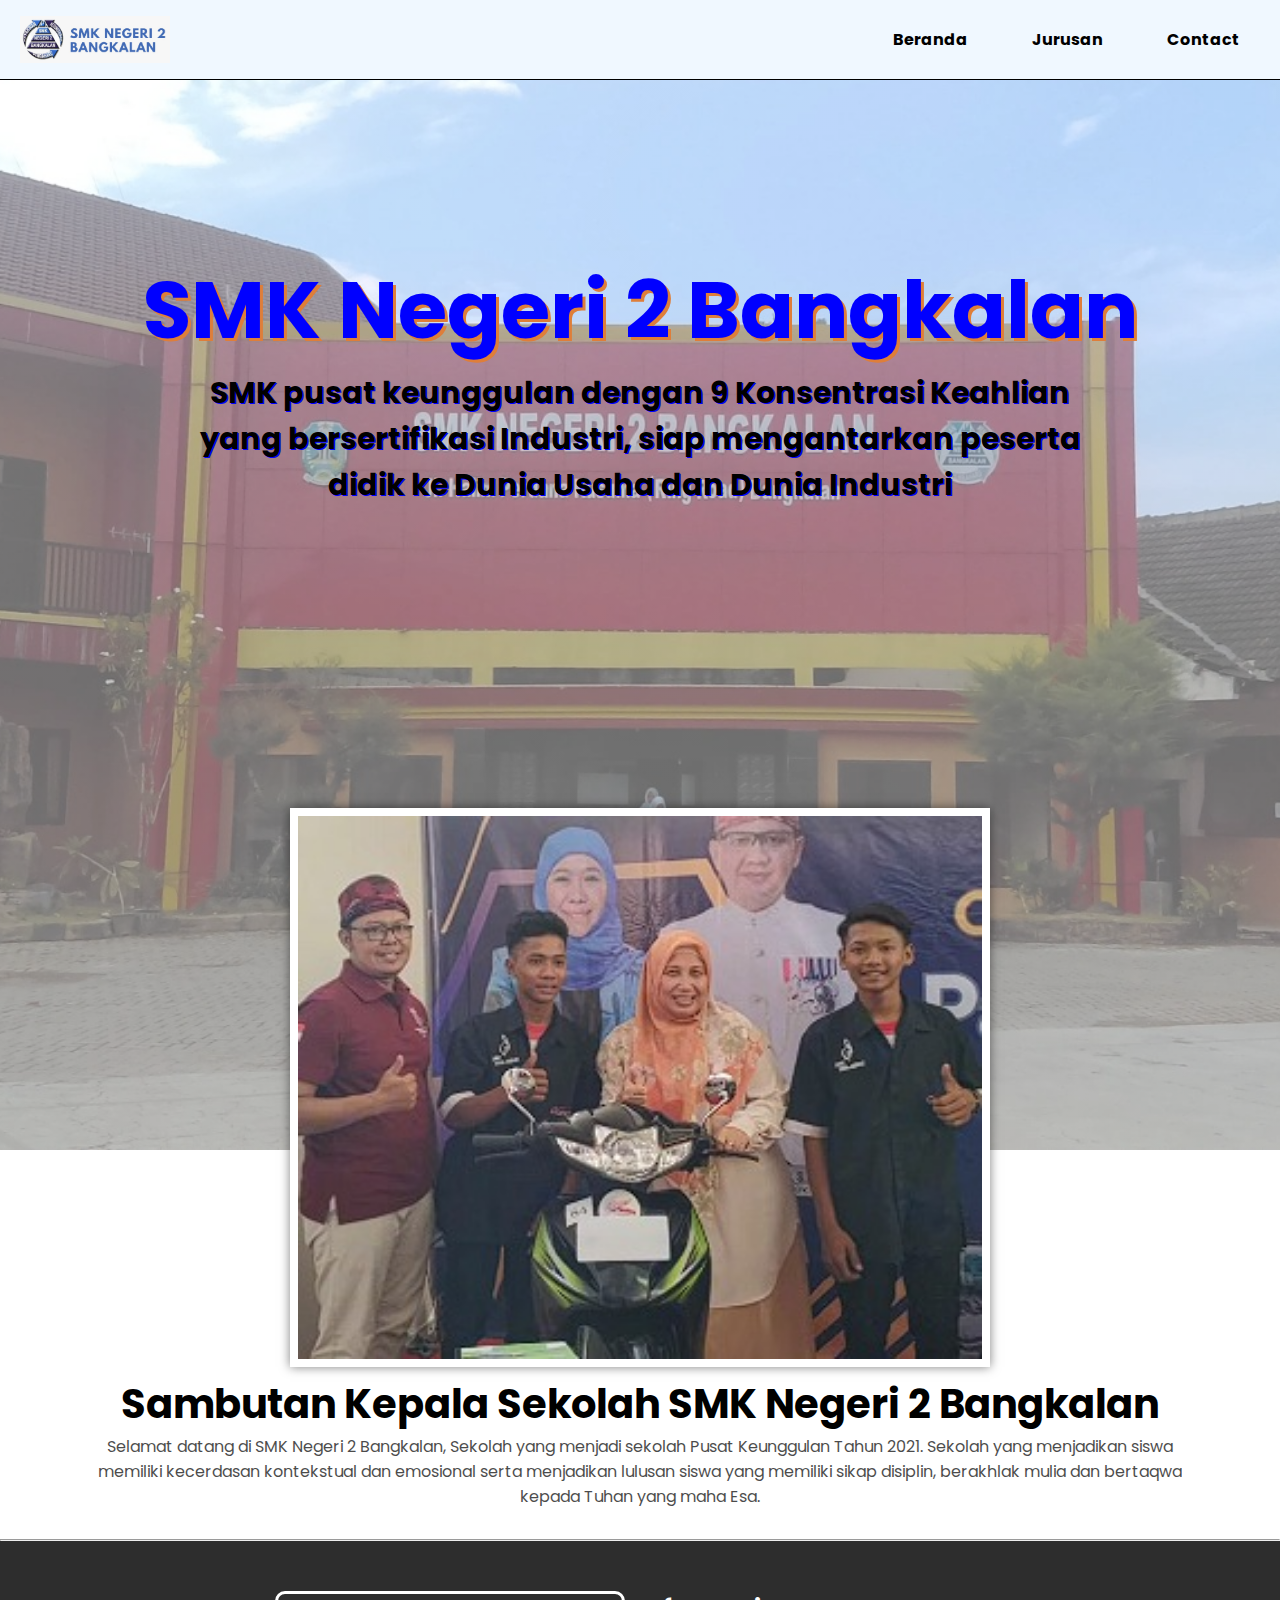
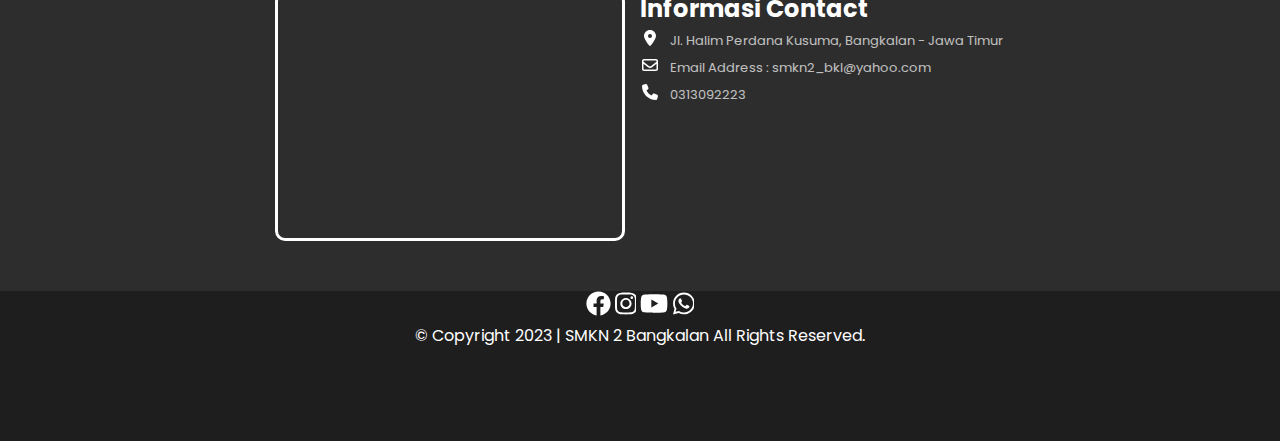
<file: index.html>
<!DOCTYPE html>
<html lang="id">
<head>
    <meta charset="UTF-8">
    <title>Website SMKN 2 Bangkalan</title>
    <link rel="stylesheet" href="style.css">
</head>
<body>
    <nav>
        <img id="logo" src="img/logoatas.jpg" alt="Logo SMKN 2 Bangkalan" title="SMK Negeri 2 Bangkalan" width="150px">
        <ul>
            <li><a href="#">Beranda</a></li>
            <li><a href="jurusan.html">Jurusan</a></li>
            <li><a href="kontak.html">Contact</a></li>
        </ul>
    </nav>
    <main>
        <div id="cover">
            <h1>SMK Negeri 2 Bangkalan</h1>
            <p><span>SMK</span> pusat keunggulan dengan 9 Konsentrasi Keahlian yang bersertifikasi Industri, siap mengantarkan peserta didik ke Dunia Usaha dan Dunia Industri</p>
        </div>
        <div id="sambutan">
            <img src="img/home 4.jpg" alt="Kepala Sekolah SMKN 2 Bangkalan">
            <h2>Sambutan Kepala Sekolah SMK Negeri 2 Bangkalan</h2>
            <p>Selamat datang di SMK Negeri 2 Bangkalan, Sekolah yang menjadi sekolah Pusat Keunggulan Tahun 2021. Sekolah yang menjadikan siswa memiliki kecerdasan kontekstual dan emosional serta menjadikan lulusan siswa yang memiliki sikap disiplin, berakhlak mulia dan bertaqwa kepada Tuhan yang maha Esa.</p>
        </div> <hr>
        <div id="contact">
            <iframe src="https://www.google.com/maps/embed?pb=!1m18!1m12!1m3!1d3959.6741048647486!2d112.7516838751026!3d-7.047529092954691!2m3!1f0!2f0!3f0!3m2!1i1024!2i768!4f13.1!3m3!1m2!1s0x2dd805921a687535%3A0xe56ef0cbff25e78!2sSMK%20Negeri%202%20Bangkalan!5e0!3m2!1sid!2sid!4v1700009688340!5m2!1sid!2sid" width="350" height="250" allowfullscreen="" loading="lazy" referrerpolicy="no-referrer-when-downgrade"></iframe>
            <div id="info-contact">
                <h2>Informasi Contact</h2>
                <table> 
                    <tr>
                        <th><svg xmlns="http://www.w3.org/2000/svg" height="1em" viewBox="0 0 384 512"><style>svg{fill:#ffffff}</style><path d="M215.7 499.2C267 435 384 279.4 384 192C384 86 298 0 192 0S0 86 0 192c0 87.4 117 243 168.3 307.2c12.3 15.3 35.1 15.3 47.4 0zM192 128a64 64 0 1 1 0 128 64 64 0 1 1 0-128z"/></svg></th>
                        <td><p>Jl. Halim Perdana Kusuma, Bangkalan - Jawa Timur</p></td>
                    </tr>
                    <tr>
                        <th><svg xmlns="http://www.w3.org/2000/svg" height="1em" viewBox="0 0 512 512"><style>svg{fill:#ffffff}</style><path d="M64 112c-8.8 0-16 7.2-16 16v22.1L220.5 291.7c20.7 17 50.4 17 71.1 0L464 150.1V128c0-8.8-7.2-16-16-16H64zM48 212.2V384c0 8.8 7.2 16 16 16H448c8.8 0 16-7.2 16-16V212.2L322 328.8c-38.4 31.5-93.7 31.5-132 0L48 212.2zM0 128C0 92.7 28.7 64 64 64H448c35.3 0 64 28.7 64 64V384c0 35.3-28.7 64-64 64H64c-35.3 0-64-28.7-64-64V128z"/></svg></th>
                        <td><p>Email Address : smkn2_bkl@yahoo.com</p></td>
                    </tr>
                    <tr>
                        <th><svg xmlns="http://www.w3.org/2000/svg" height="1em" viewBox="0 0 512 512"><style>svg{fill:#ffffff}</style><path d="M164.9 24.6c-7.7-18.6-28-28.5-47.4-23.2l-88 24C12.1 30.2 0 46 0 64C0 311.4 200.6 512 448 512c18 0 33.8-12.1 38.6-29.5l24-88c5.3-19.4-4.6-39.7-23.2-47.4l-96-40c-16.3-6.8-35.2-2.1-46.3 11.6L304.7 368C234.3 334.7 177.3 277.7 144 207.3L193.3 167c13.7-11.2 18.4-30 11.6-46.3l-40-96z"/></svg></th>
                        <td><p>0313092223</p></td>
                    </tr>
                </table>
            </div>
        </div>
    </main>
    <footer>
        <div id="sosmed">
            <a href="https://web.facebook.com/smkn2bkln/"><svg xmlns="http://www.w3.org/2000/svg" height="25px" viewBox="0 0 512 512"><style>svg{fill:#ffffff}</style><path d="M504 256C504 119 393 8 256 8S8 119 8 256c0 123.78 90.69 226.38 209.25 245V327.69h-63V256h63v-54.64c0-62.15 37-96.48 93.67-96.48 27.14 0 55.52 4.84 55.52 4.84v61h-31.28c-30.8 0-40.41 19.12-40.41 38.73V256h68.78l-11 71.69h-57.78V501C413.31 482.38 504 379.78 504 256z"/></svg></a>
            <a href="https://www.instagram.com/smkn2_bangkalan/"><svg xmlns="http://www.w3.org/2000/svg" height="25px" viewBox="0 0 448 512"><style>svg{fill:#ffffff}</style><path d="M224.1 141c-63.6 0-114.9 51.3-114.9 114.9s51.3 114.9 114.9 114.9S339 319.5 339 255.9 287.7 141 224.1 141zm0 189.6c-41.1 0-74.7-33.5-74.7-74.7s33.5-74.7 74.7-74.7 74.7 33.5 74.7 74.7-33.6 74.7-74.7 74.7zm146.4-194.3c0 14.9-12 26.8-26.8 26.8-14.9 0-26.8-12-26.8-26.8s12-26.8 26.8-26.8 26.8 12 26.8 26.8zm76.1 27.2c-1.7-35.9-9.9-67.7-36.2-93.9-26.2-26.2-58-34.4-93.9-36.2-37-2.1-147.9-2.1-184.9 0-35.8 1.7-67.6 9.9-93.9 36.1s-34.4 58-36.2 93.9c-2.1 37-2.1 147.9 0 184.9 1.7 35.9 9.9 67.7 36.2 93.9s58 34.4 93.9 36.2c37 2.1 147.9 2.1 184.9 0 35.9-1.7 67.7-9.9 93.9-36.2 26.2-26.2 34.4-58 36.2-93.9 2.1-37 2.1-147.8 0-184.8zM398.8 388c-7.8 19.6-22.9 34.7-42.6 42.6-29.5 11.7-99.5 9-132.1 9s-102.7 2.6-132.1-9c-19.6-7.8-34.7-22.9-42.6-42.6-11.7-29.5-9-99.5-9-132.1s-2.6-102.7 9-132.1c7.8-19.6 22.9-34.7 42.6-42.6 29.5-11.799.5-9 132.1-9s102.7-2.6 132.1 9c19.6 7.8 34.7 22.9 42.6 42.6 11.7 29.5 9 99.5 9 132.1s2.7 102.7-9 132.1z"/></svg></a>
            <a href="https://www.youtube.com/channel/UCYpbJ6dTs7FDQRcQGyRxcgg"><svg xmlns="http://www.w3.org/2000/svg" height="25px" viewBox="0 0 576 512"><style>svg{fill:#ffffff}</style><path d="M549.655 124.083c-6.281-23.65-24.787-42.276-48.284-48.597C458.781 64 288 64 288 64S117.22 64 74.629 75.486c-23.497 6.322-42.003 24.947-48.284 48.597-11.412 42.867-11.412 132.305-11.412 132.305s0 89.438 11.412 132.305c6.281 23.65 24.787 41.5 48.284 47.821C117.22 448 288 448 288 448s170.78 0 213.371-11.486c23.497-6.321 42.003-24.171 48.284-47.821 11.412-42.867 11.412-132.305 11.412-132.305s0-89.438-11.412-132.305zm-317.51 213.508V175.185l142.739 81.205-142.739 81.201z"/></svg></a>
            <a href="https://wa.me/+6281234280648"><svg xmlns="http://www.w3.org/2000/svg" height="25px" viewBox="0 0 448 512"><style>svg{fill:#ffffff}</style><path d="M380.9 97.1C339 55.1 283.2 32 223.9 32c-122.4 0-222 99.6-222 222 0 39.1 10.2 77.3 29.6 111L0 480l117.7-30.9c32.4 17.7 68.9 27 106.1 27h.1c122.3 0 224.1-99.6 224.1-222 0-59.3-25.2-115-67.1-157zm-157 341.6c-33.2 0-65.7-8.9-94-25.7l-6.7-4-69.8 18.3L72 359.2l-4.4-7c-18.5-29.4-28.2-63.3-28.2-98.2 0-101.7 82.8-184.5 184.6-184.5 49.3 0 95.6 19.2 130.4 54.1 34.8 34.9 56.2 81.2 56.1 130.5 0 101.8-84.9 184.6-186.6 184.6zm101.2-138.2c-5.5-2.8-32.8-16.2-37.9-18-5.1-1.9-8.8-2.8-12.5 2.8-3.7 5.6-14.3 18-17.6 21.8-3.2 3.7-6.5 4.2-12 1.4-32.6-16.3-54-29.1-75.5-66-5.7-9.8 5.7-9.1 16.3-30.3 1.8-3.7.9-6.9-.5-9.7-1.4-2.8-12.5-30.1-17.1-41.2-4.5-10.8-9.1-9.3-12.5-9.5-3.2-.2-6.9-.2-10.6-.2-3.7 0-9.7 1.4-14.8 6.9-5.1 5.6-19.4 19-19.4 46.3 0 27.3 19.9 53.7 22.6 57.4 2.8 3.7 39.1 59.7 94.8 83.8 35.2 15.2 49 16.5 66.6 13.9 10.7-1.6 32.8-13.4 37.4-26.4 4.6-13 4.6-24.1 3.2-26.4-1.3-2.5-5-3.9-10.5-6.6z"/></svg></a>
        </div>
        &copy; Copyright 2023 | SMKN 2 Bangkalan All Rights Reserved.
    </footer>
</body>
</html>
</file>
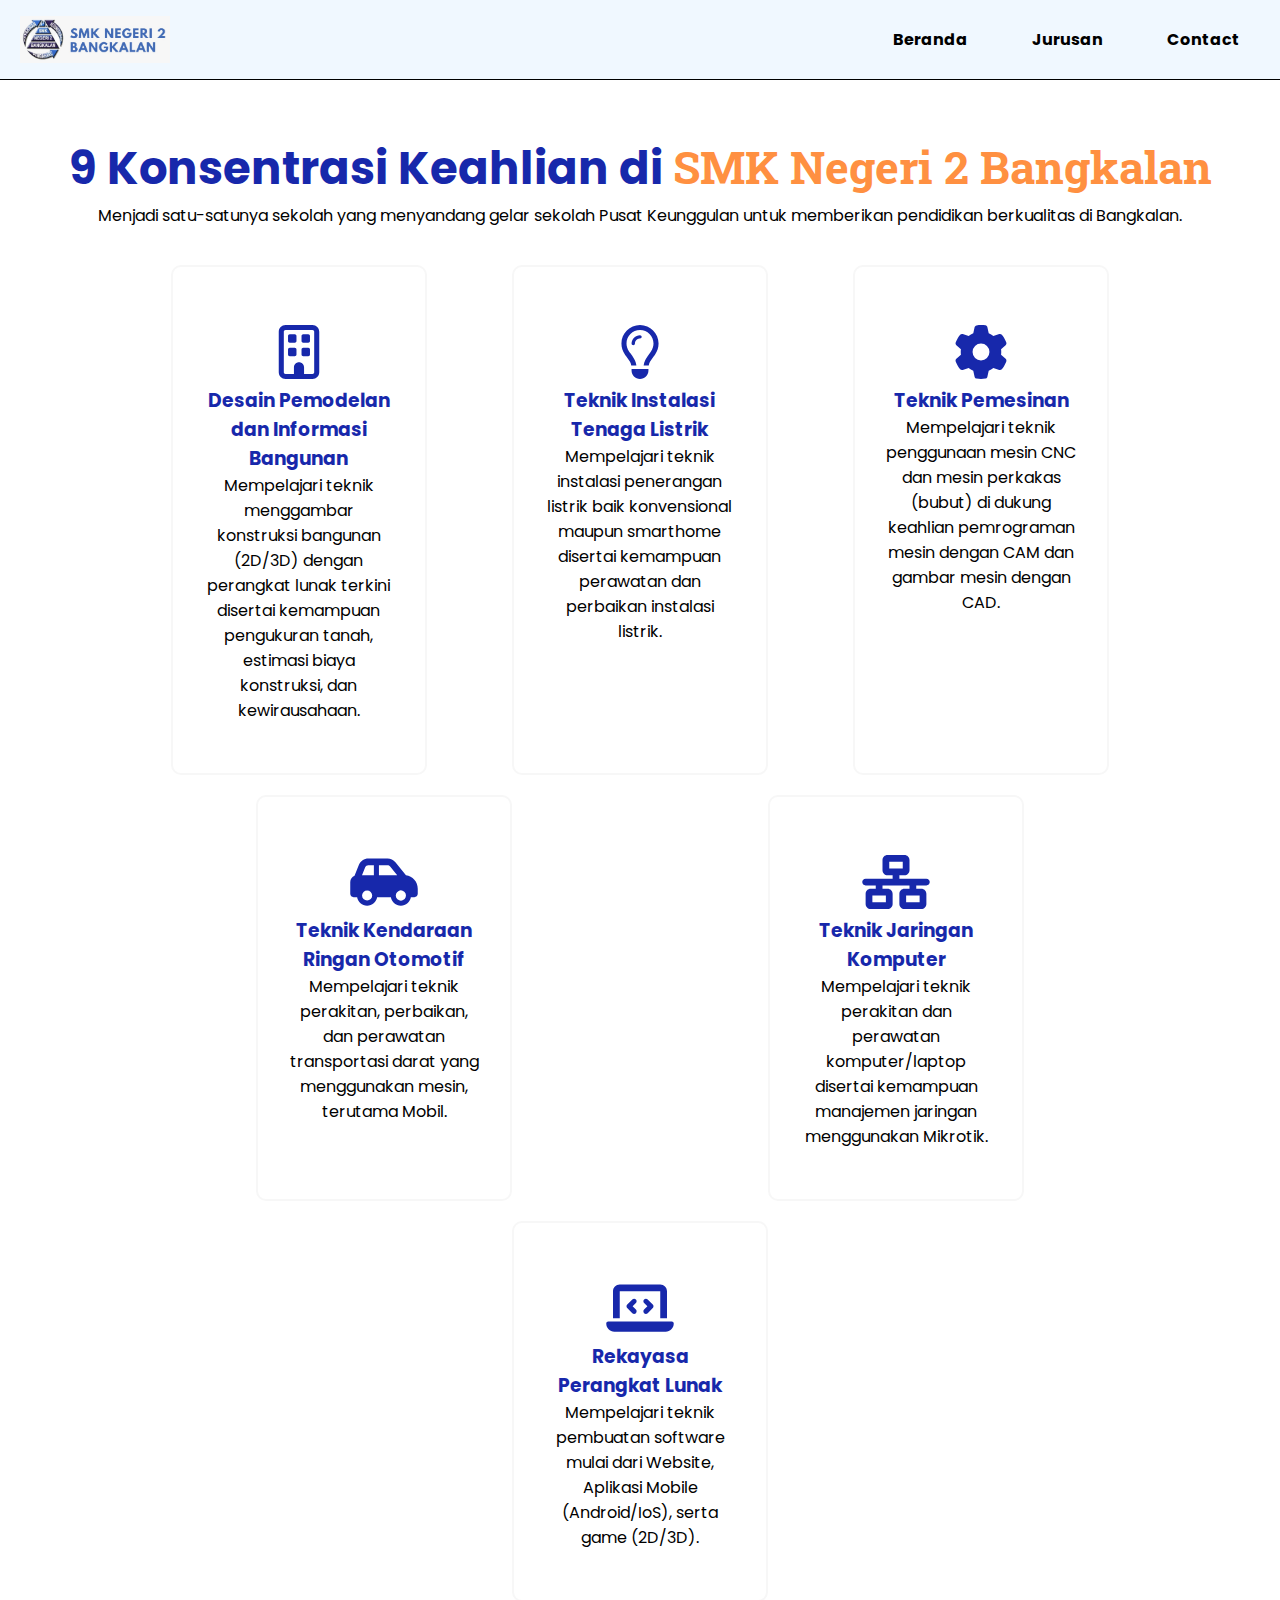
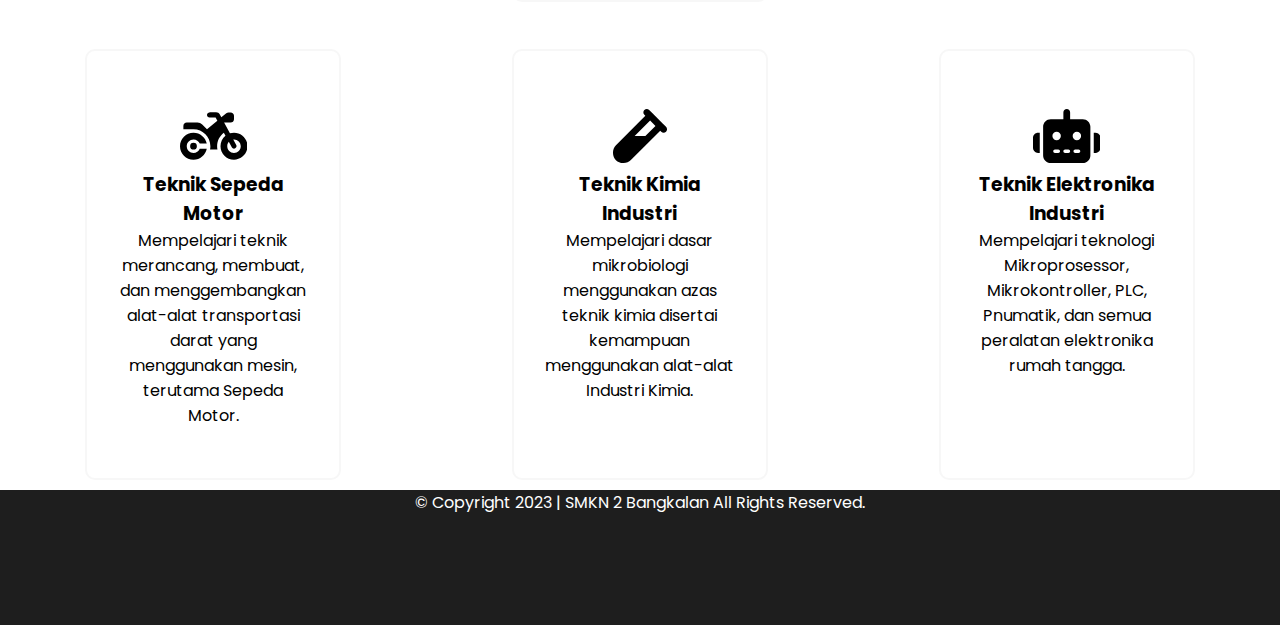
<file: jurusan.html>
<!DOCTYPE html>
<html lang="en">
  <head>
    <meta charset="UTF-8" />
    <title>Jurusan SMK Negeri 2 Bangkalan</title>
    <link rel="stylesheet" href="jurusan.css" />
  </head>
  <body>
    <nav>
      <img
        id="logo"
        src="img/logoatas.jpg"
        alt="Logo SMKN 2 Bangkalan"
        title="SMK Negeri 2 Bangkalan"
        width="150px"
      />
      <ul>
        <li><a href="index.html">Beranda</a></li>
        <li><a href="#">Jurusan</a></li>
        <li><a href="#">Contact</a></li>
      </ul>
    </nav>
    <main>
      <h1>9 Konsentrasi Keahlian di <span>SMK Negeri 2 Bangkalan</span></h1>
      <p>
        Menjadi satu-satunya sekolah yang menyandang gelar sekolah Pusat
        Keunggulan untuk memberikan pendidikan berkualitas di Bangkalan.
      </p>
      <div id="jurusan">
        <div class="jurusan1">
          <div id="dpib">
            <svg
              xmlns="http://www.w3.org/2000/svg"
              height="6vh"
              viewBox="0 0 384 512"
            >
              <path
                d="M64 48c-8.8 0-16 7.2-16 16V448c0 8.8 7.2 16 16 16h80V400c0-26.5 21.5-48 48-48s48 21.5 48 48v64h80c8.8 0 16-7.2 16-16V64c0-8.8-7.2-16-16-16H64zM0 64C0 28.7 28.7 0 64 0H320c35.3 0 64 28.7 64 64V448c0 35.3-28.7 64-64 64H64c-35.3 0-64-28.7-64-64V64zm88 40c0-8.8 7.2-16 16-16h48c8.8 0 16 7.2 16 16v48c0 8.8-7.2 16-16 16H104c-8.8 0-16-7.2-16-16V104zM232 88h48c8.8 0 16 7.2 16 16v48c0 8.8-7.2 16-16 16H232c-8.8 0-16-7.2-16-16V104c0-8.8 7.2-16 16-16zM88 232c0-8.8 7.2-16 16-16h48c8.8 0 16 7.2 16 16v48c0 8.8-7.2 16-16 16H104c-8.8 0-16-7.2-16-16V232zm144-16h48c8.8 0 16 7.2 16 16v48c0 8.8-7.2 16-16 16H232c-8.8 0-16-7.2-16-16V232c0-8.8 7.2-16 16-16z"
              />
            </svg>
            <h3>Desain Pemodelan dan Informasi Bangunan</h3>
            <p>
              Mempelajari teknik menggambar konstruksi bangunan (2D/3D) dengan
              perangkat lunak terkini disertai kemampuan pengukuran tanah,
              estimasi biaya konstruksi, dan kewirausahaan.
            </p>
          </div>
          <div id="titl">
            <svg
              xmlns="http://www.w3.org/2000/svg"
              height="6vh"
              viewBox="0 0 384 512"
            >
              <path
                d="M297.2 248.9C311.6 228.3 320 203.2 320 176c0-70.7-57.3-128-128-128S64 105.3 64 176c0 27.2 8.4 52.3 22.8 72.9c3.7 5.3 8.1 11.3 12.8 17.7l0 0c12.9 17.7 28.3 38.9 39.8 59.8c10.4 19 15.7 38.8 18.3 57.5H109c-2.2-12-5.9-23.7-11.8-34.5c-9.9-18-22.2-34.9-34.5-51.8l0 0 0 0c-5.2-7.1-10.4-14.2-15.4-21.4C27.6 247.9 16 213.3 16 176C16 78.8 94.8 0 192 0s176 78.8 176 176c0 37.3-11.6 71.9-31.4 100.3c-5 7.2-10.2 14.3-15.4 21.4l0 0 0 0c-12.3 16.8-24.6 33.7-34.5 51.8c-5.9 10.8-9.6 22.5-11.8 34.5H226.4c2.6-18.7 7.9-38.6 18.3-57.5c11.5-20.9 26.9-42.1 39.8-59.8l0 0 0 0 0 0c4.7-6.4 9-12.4 12.7-17.7zM192 128c-26.5 0-48 21.5-48 48c0 8.8-7.2 16-16 16s-16-7.2-16-16c0-44.2 35.8-80 80-80c8.8 0 16 7.2 16 16s-7.2 16-16 16zm0 384c-44.2 0-80-35.8-80-80V416H272v16c0 44.2-35.8 80-80 80z"
              />
            </svg>
            <h3>Teknik Instalasi Tenaga Listrik</h3>
            <p>
              Mempelajari teknik instalasi penerangan listrik baik konvensional
              maupun smarthome disertai kemampuan perawatan dan perbaikan
              instalasi listrik.
            </p>
          </div>
          <div id="tpm">
            <svg
              xmlns="http://www.w3.org/2000/svg"
              height="6vh"
              viewBox="0 0 512 512"
            >
              <path
                d="M495.9 166.6c3.2 8.7 .5 18.4-6.4 24.6l-43.3 39.4c1.1 8.3 1.7 16.8 1.7 25.4s-.6 17.1-1.7 25.4l43.3 39.4c6.9 6.2 9.6 15.9 6.4 24.6c-4.4 11.9-9.7 23.3-15.8 34.3l-4.7 8.1c-6.6 11-14 21.4-22.1 31.2c-5.9 7.2-15.7 9.6-24.5 6.8l-55.7-17.7c-13.4 10.3-28.2 18.9-44 25.4l-12.5 57.1c-2 9.1-9 16.3-18.2 17.8c-13.8 2.3-28 3.5-42.5 3.5s-28.7-1.2-42.5-3.5c-9.2-1.5-16.2-8.7-18.2-17.8l-12.5-57.1c-15.8-6.5-30.6-15.1-44-25.4L83.1 425.9c-8.8 2.8-18.6 .3-24.5-6.8c-8.1-9.8-15.5-20.2-22.1-31.2l-4.7-8.1c-6.1-11-11.4-22.4-15.8-34.3c-3.2-8.7-.5-18.4 6.4-24.6l43.3-39.4C64.6 273.1 64 264.6 64 256s.6-17.1 1.7-25.4L22.4 191.2c-6.9-6.2-9.6-15.9-6.4-24.6c4.4-11.9 9.7-23.3 15.8-34.3l4.7-8.1c6.6-11 14-21.4 22.1-31.2c5.9-7.2 15.7-9.6 24.5-6.8l55.7 17.7c13.4-10.3 28.2-18.9 44-25.4l12.5-57.1c2-9.1 9-16.3 18.2-17.8C227.3 1.2 241.5 0 256 0s28.7 1.2 42.5 3.5c9.2 1.5 16.2 8.7 18.2 17.8l12.5 57.1c15.8 6.5 30.6 15.1 44 25.4l55.7-17.7c8.8-2.8 18.6-.3 24.5 6.8c8.1 9.8 15.5 20.2 22.1 31.2l4.7 8.1c6.1 11 11.4 22.4 15.8 34.3zM256 336a80 80 0 1 0 0-160 80 80 0 1 0 0 160z"
              />
            </svg>
            <h3>Teknik Pemesinan</h3>
            <p>
              Mempelajari teknik penggunaan mesin CNC dan mesin perkakas (bubut)
              di dukung keahlian pemrograman mesin dengan CAM dan gambar mesin
              dengan CAD.
            </p>
          </div>
        </div>
        <div class="jurusan2">
          <div id="tkro">
            <svg
              xmlns="http://www.w3.org/2000/svg"
              height="6vh"
              viewBox="0 0 640 512"
            >
              <path
                d="M171.3 96H224v96H111.3l30.4-75.9C146.5 104 158.2 96 171.3 96zM272 192V96h81.2c9.7 0 18.9 4.4 25 12l67.2 84H272zm256.2 1L428.2 68c-18.2-22.8-45.8-36-75-36H171.3c-39.3 0-74.6 23.9-89.1 60.3L40.6 196.4C16.8 205.8 0 228.9 0 256V368c0 17.7 14.3 32 32 32H65.3c7.6 45.4 47.1 80 94.7 80s87.1-34.6 94.7-80H385.3c7.6 45.4 47.1 80 94.7 80s87.1-34.6 94.7-80H608c17.7 0 32-14.3 32-32V320c0-65.2-48.8-119-111.8-127zM434.7 368a48 48 0 1 1 90.5 32 48 48 0 1 1 -90.5-32zM160 336a48 48 0 1 1 0 96 48 48 0 1 1 0-96z"
              />
            </svg>
            <h3>Teknik Kendaraan Ringan Otomotif</h3>
            <p>
              Mempelajari teknik perakitan, perbaikan, dan perawatan
              transportasi darat yang menggunakan mesin, terutama Mobil.
            </p>
          </div>
          <div id="tkj">
            <svg
              xmlns="http://www.w3.org/2000/svg"
              height="6vh"
              viewBox="0 0 640 512"
            >
              <path
                d="M256 64H384v64H256V64zM240 0c-26.5 0-48 21.5-48 48v96c0 26.5 21.5 48 48 48h48v32H32c-17.7 0-32 14.3-32 32s14.3 32 32 32h96v32H80c-26.5 0-48 21.5-48 48v96c0 26.5 21.5 48 48 48H240c26.5 0 48-21.5 48-48V368c0-26.5-21.5-48-48-48H192V288H448v32H400c-26.5 0-48 21.5-48 48v96c0 26.5 21.5 48 48 48H560c26.5 0 48-21.5 48-48V368c0-26.5-21.5-48-48-48H512V288h96c17.7 0 32-14.3 32-32s-14.3-32-32-32H352V192h48c26.5 0 48-21.5 48-48V48c0-26.5-21.5-48-48-48H240zM96 448V384H224v64H96zm320-64H544v64H416V384z"
              />
            </svg>
            <h3>Teknik Jaringan Komputer</h3>
            <p>
              Mempelajari teknik perakitan dan perawatan komputer/laptop
              disertai kemampuan manajemen jaringan menggunakan Mikrotik.
            </p>
          </div>
        </div>
        <div id="rpl">
          <svg
            xmlns="http://www.w3.org/2000/svg"
            height="6vh"
            viewBox="0 0 640 512"
          >
            <path
              d="M64 96c0-35.3 28.7-64 64-64H512c35.3 0 64 28.7 64 64V352H512V96H128V352H64V96zM0 403.2C0 392.6 8.6 384 19.2 384H620.8c10.6 0 19.2 8.6 19.2 19.2c0 42.4-34.4 76.8-76.8 76.8H76.8C34.4 480 0 445.6 0 403.2zM281 209l-31 31 31 31c9.4 9.4 9.4 24.6 0 33.9s-24.6 9.4-33.9 0l-48-48c-9.4-9.4-9.4-24.6 0-33.9l48-48c9.4-9.4 24.6-9.4 33.9 0s9.4 24.6 0 33.9zM393 175l48 48c9.4 9.4 9.4 24.6 0 33.9l-48 48c-9.4 9.4-24.6 9.4-33.9 0s-9.4-24.6 0-33.9l31-31-31-31c-9.4-9.4-9.4-24.6 0-33.9s24.6-9.4 33.9 0z"
            />
          </svg>
          <h3>Rekayasa Perangkat Lunak</h3>
          <p>
            Mempelajari teknik pembuatan software mulai dari Website, Aplikasi
            Mobile (Android/IoS), serta game (2D/3D).
          </p>
        </div>
      </div>
      <div class="jurusan3">
        <div id="tsm">
            <svg xmlns="http://www.w3.org/2000/svg" height="6vh" viewBox="0 0 640 512"><path d="M280 32c-13.3 0-24 10.7-24 24s10.7 24 24 24h57.7l16.4 30.3L256 192l-45.3-45.3c-12-12-28.3-18.7-45.3-18.7H64c-17.7 0-32 14.3-32 32v32h96c88.4 0 160 71.6 160 160c0 11-1.1 21.7-3.2 32h70.4c-2.1-10.3-3.2-21-3.2-32c0-52.2 25-98.6 63.7-127.8l15.4 28.6C402.4 276.3 384 312 384 352c0 70.7 57.3 128 128 128s128-57.3 128-128s-57.3-128-128-128c-13.5 0-26.5 2.1-38.7 6L418.2 128H480c17.7 0 32-14.3 32-32V64c0-17.7-14.3-32-32-32H459.6c-7.5 0-14.7 2.6-20.5 7.4L391.7 78.9l-14-26c-7-12.9-20.5-21-35.2-21H280zM462.7 311.2l28.2 52.2c6.3 11.7 20.9 16 32.5 9.7s16-20.9 9.7-32.5l-28.2-52.2c2.3-.3 4.7-.4 7.1-.4c35.3 0 64 28.7 64 64s-28.7 64-64 64s-64-28.7-64-64c0-15.5 5.5-29.7 14.7-40.8zM187.3 376c-9.5 23.5-32.5 40-59.3 40c-35.3 0-64-28.7-64-64s28.7-64 64-64c26.9 0 49.9 16.5 59.3 40h66.4C242.5 268.8 190.5 224 128 224C57.3 224 0 281.3 0 352s57.3 128 128 128c62.5 0 114.5-44.8 125.8-104H187.3zM128 384a32 32 0 1 0 0-64 32 32 0 1 0 0 64z"/></svg>
            <h3>Teknik Sepeda Motor</h3>
            <p>Mempelajari teknik merancang, membuat, dan menggembangkan alat-alat transportasi darat yang menggunakan mesin, terutama Sepeda Motor.</p>
        </div>
        <div id="ki">
            <svg xmlns="http://www.w3.org/2000/svg" height="6vh" viewBox="0 0 512 512"><path d="M342.6 9.4c-12.5-12.5-32.8-12.5-45.3 0s-12.5 32.8 0 45.3l9.4 9.4L28.1 342.6C10.1 360.6 0 385 0 410.5V416c0 53 43 96 96 96h5.5c25.5 0 49.9-10.1 67.9-28.1L448 205.3l9.4 9.4c12.5 12.5 32.8 12.5 45.3 0s12.5-32.8 0-45.3l-32-32-96-96-32-32zM205.3 256L352 109.3 402.7 160l-96 96H205.3z"/></svg>
            <h3>Teknik Kimia Industri</h3>
            <p>Mempelajari dasar mikrobiologi menggunakan azas teknik kimia disertai kemampuan menggunakan alat-alat Industri Kimia.</p>
        </div>
        <div id="tei">
            <svg xmlns="http://www.w3.org/2000/svg" height="6vh" viewBox="0 0 640 512"><path d="M320 0c17.7 0 32 14.3 32 32V96H472c39.8 0 72 32.2 72 72V440c0 39.8-32.2 72-72 72H168c-39.8 0-72-32.2-72-72V168c0-39.8 32.2-72 72-72H288V32c0-17.7 14.3-32 32-32zM208 384c-8.8 0-16 7.2-16 16s7.2 16 16 16h32c8.8 0 16-7.2 16-16s-7.2-16-16-16H208zm96 0c-8.8 0-16 7.2-16 16s7.2 16 16 16h32c8.8 0 16-7.2 16-16s-7.2-16-16-16H304zm96 0c-8.8 0-16 7.2-16 16s7.2 16 16 16h32c8.8 0 16-7.2 16-16s-7.2-16-16-16H400zM264 256a40 40 0 1 0 -80 0 40 40 0 1 0 80 0zm152 40a40 40 0 1 0 0-80 40 40 0 1 0 0 80zM48 224H64V416H48c-26.5 0-48-21.5-48-48V272c0-26.5 21.5-48 48-48zm544 0c26.5 0 48 21.5 48 48v96c0 26.5-21.5 48-48 48H576V224h16z"/></svg>
            <h3>Teknik Elektronika Industri</h3>
            <p>Mempelajari teknologi Mikroprosessor, Mikrokontroller, PLC, Pnumatik, dan semua peralatan elektronika rumah tangga.</p>
        </div>
    </div>
</div>
    </main>
    <footer>
        &copy; Copyright 2023 | SMKN 2 Bangkalan All Rights Reserved.
    </footer>
  </body>
</html>
</file>
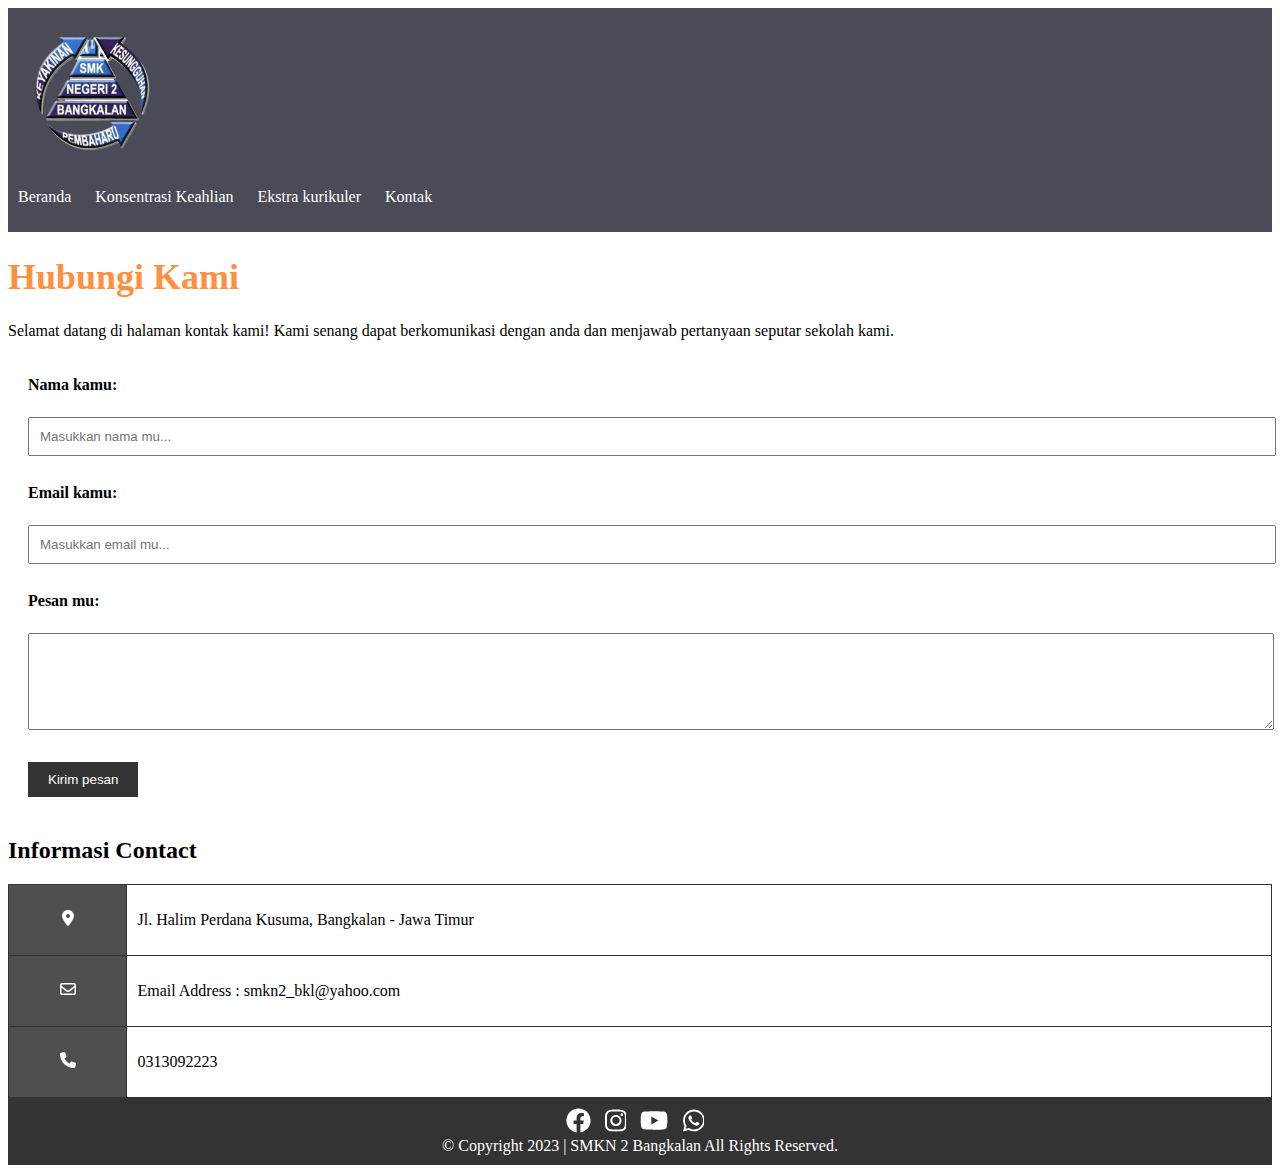
<file: kontak.html>
<!DOCTYPE html>
<html lang="en">
<head>
    <meta charset="UTF-8">
    <title>Contact SMKN 2 bangkalan</title>
    <link rel="stylesheet" href="kontak.css">
</head>
<body>
    <nav>
        <img id="logo" src="img/Logo smk png.png" alt="Logo SMKN 2 Bangkalan" title="SMK Negeri 2 Bangkalan" width="150px">
        <ul>
            <li><a href="#beranda">Beranda</a></li>
            <li><a href="#keahlian">Konsentrasi Keahlian</a></li>
            <li><a href="#ekskul">Ekstra kurikuler</a></li>
            <li><a href="kontak">Kontak</a></li>
        </ul>
    </nav>
    <main>
        <h1>Hubungi <span>Kami</span></h1>
        <p>Selamat datang di halaman kontak kami! Kami senang dapat berkomunikasi dengan anda dan menjawab pertanyaan seputar sekolah kami.</p>
        <div id="contact">
            <div id="form">
                <form action="mailto:craftkevin35@gmail.com" method="post" enctype="text/plain">
                    <label for="nama">Nama kamu:</label><br>
                    <input type="text" id="nama" placeholder="Masukkan nama mu..." required><br><br>

                    <label for="email">Email kamu:</label><br>
                    <input type="email" id="email" placeholder="Masukkan email mu..." required><br><br>

                    <label for="pesan">Pesan mu:</label><br>
                    <textarea name="pesan" id="pesan" cols="50" rows="5"></textarea><br><br>

                    <input type="submit" value="Kirim pesan" id="kirim">
                </form>
            </div>
            <div id="alamat">
                <h2>Informasi Contact</h2>
                <table>
                    <tr>
                        <th><svg xmlns="http://www.w3.org/2000/svg" height="1em" viewBox="0 0 384 512"><style>svg{fill:#ffffff}</style><path d="M215.7 499.2C267 435 384 279.4 384 192C384 86 298 0 192 0S0 86 0 192c0 87.4 117 243 168.3 307.2c12.3 15.3 35.1 15.3 47.4 0zM192 128a64 64 0 1 1 0 128 64 64 0 1 1 0-128z"/></svg></th>
                        <td><p>Jl. Halim Perdana Kusuma, Bangkalan - Jawa Timur</p></td>
                    </tr>
                    <tr>
                        <th><svg xmlns="http://www.w3.org/2000/svg" height="1em" viewBox="0 0 512 512"><style>svg{fill:#ffffff}</style><path d="M64 112c-8.8 0-16 7.2-16 16v22.1L220.5 291.7c20.7 17 50.4 17 71.1 0L464 150.1V128c0-8.8-7.2-16-16-16H64zM48 212.2V384c0 8.8 7.2 16 16 16H448c8.8 0 16-7.2 16-16V212.2L322 328.8c-38.4 31.5-93.7 31.5-132 0L48 212.2zM0 128C0 92.7 28.7 64 64 64H448c35.3 0 64 28.7 64 64V384c0 35.3-28.7 64-64 64H64c-35.3 0-64-28.7-64-64V128z"/></svg></th>
                        <td><p>Email Address : smkn2_bkl@yahoo.com</p></td>
                    </tr>
                    <tr>
                        <th><svg xmlns="http://www.w3.org/2000/svg" height="1em" viewBox="0 0 512 512"><style>svg{fill:#ffffff}</style><path d="M164.9 24.6c-7.7-18.6-28-28.5-47.4-23.2l-88 24C12.1 30.2 0 46 0 64C0 311.4 200.6 512 448 512c18 0 33.8-12.1 38.6-29.5l24-88c5.3-19.4-4.6-39.7-23.2-47.4l-96-40c-16.3-6.8-35.2-2.1-46.3 11.6L304.7 368C234.3 334.7 177.3 277.7 144 207.3L193.3 167c13.7-11.2 18.4-30 11.6-46.3l-40-96z"/></svg></th>
                        <td><p>0313092223</p></td>
                    </tr>
                </table>
            </div>
        </div>
    </main>
    <footer>
        <div id="sosmed">
            <a href="https://web.facebook.com/smkn2bkln/"><svg xmlns="http://www.w3.org/2000/svg" height="25px" viewBox="0 0 512 512"><style>svg{fill:#ffffff}</style><path d="M504 256C504 119 393 8 256 8S8 119 8 256c0 123.78 90.69 226.38 209.25 245V327.69h-63V256h63v-54.64c0-62.15 37-96.48 93.67-96.48 27.14 0 55.52 4.84 55.52 4.84v61h-31.28c-30.8 0-40.41 19.12-40.41 38.73V256h68.78l-11 71.69h-57.78V501C413.31 482.38 504 379.78 504 256z"/></svg></a>
            <a href="https://www.instagram.com/smkn2_bangkalan/"><svg xmlns="http://www.w3.org/2000/svg" height="25px" viewBox="0 0 448 512"><style>svg{fill:#ffffff}</style><path d="M224.1 141c-63.6 0-114.9 51.3-114.9 114.9s51.3 114.9 114.9 114.9S339 319.5 339 255.9 287.7 141 224.1 141zm0 189.6c-41.1 0-74.7-33.5-74.7-74.7s33.5-74.7 74.7-74.7 74.7 33.5 74.7 74.7-33.6 74.7-74.7 74.7zm146.4-194.3c0 14.9-12 26.8-26.8 26.8-14.9 0-26.8-12-26.8-26.8s12-26.8 26.8-26.8 26.8 12 26.8 26.8zm76.1 27.2c-1.7-35.9-9.9-67.7-36.2-93.9-26.2-26.2-58-34.4-93.9-36.2-37-2.1-147.9-2.1-184.9 0-35.8 1.7-67.6 9.9-93.9 36.1s-34.4 58-36.2 93.9c-2.1 37-2.1 147.9 0 184.9 1.7 35.9 9.9 67.7 36.2 93.9s58 34.4 93.9 36.2c37 2.1 147.9 2.1 184.9 0 35.9-1.7 67.7-9.9 93.9-36.2 26.2-26.2 34.4-58 36.2-93.9 2.1-37 2.1-147.8 0-184.8zM398.8 388c-7.8 19.6-22.9 34.7-42.6 42.6-29.5 11.7-99.5 9-132.1 9s-102.7 2.6-132.1-9c-19.6-7.8-34.7-22.9-42.6-42.6-11.7-29.5-9-99.5-9-132.1s-2.6-102.7 9-132.1c7.8-19.6 22.9-34.7 42.6-42.6 29.5-11.7 99.5-9 132.1-9s102.7-2.6 132.1 9c19.6 7.8 34.7 22.9 42.6 42.6 11.7 29.5 9 99.5 9 132.1s2.7 102.7-9 132.1z"/></svg></a>
            <a href="https://www.youtube.com/channel/UCYpbJ6dTs7FDQRcQGyRxcgg"><svg xmlns="http://www.w3.org/2000/svg" height="25px" viewBox="0 0 576 512"><style>svg{fill:#ffffff}</style><path d="M549.655 124.083c-6.281-23.65-24.787-42.276-48.284-48.597C458.781 64 288 64 288 64S117.22 64 74.629 75.486c-23.497 6.322-42.003 24.947-48.284 48.597-11.412 42.867-11.412 132.305-11.412 132.305s0 89.438 11.412 132.305c6.281 23.65 24.787 41.5 48.284 47.821C117.22 448 288 448 288 448s170.78 0 213.371-11.486c23.497-6.321 42.003-24.171 48.284-47.821 11.412-42.867 11.412-132.305 11.412-132.305s0-89.438-11.412-132.305zm-317.51 213.508V175.185l142.739 81.205-142.739 81.201z"/></svg></a>
            <a href="https://wa.me/+6281234280648"><svg xmlns="http://www.w3.org/2000/svg" height="25px" viewBox="0 0 448 512"><style>svg{fill:#ffffff}</style><path d="M380.9 97.1C339 55.1 283.2 32 223.9 32c-122.4 0-222 99.6-222 222 0 39.1 10.2 77.3 29.6 111L0 480l117.7-30.9c32.4 17.7 68.9 27 106.1 27h.1c122.3 0 224.1-99.6 224.1-222 0-59.3-25.2-115-67.1-157zm-157 341.6c-33.2 0-65.7-8.9-94-25.7l-6.7-4-69.8 18.3L72 359.2l-4.4-7c-18.5-29.4-28.2-63.3-28.2-98.2 0-101.7 82.8-184.5 184.6-184.5 49.3 0 95.6 19.2 130.4 54.1 34.8 34.9 56.2 81.2 56.1 130.5 0 101.8-84.9 184.6-186.6 184.6zm101.2-138.2c-5.5-2.8-32.8-16.2-37.9-18-5.1-1.9-8.8-2.8-12.5 2.8-3.7 5.6-14.3 18-17.6 21.8-3.2 3.7-6.5 4.2-12 1.4-32.6-16.3-54-29.1-75.5-66-5.7-9.8 5.7-9.1 16.3-30.3 1.8-3.7.9-6.9-.5-9.7-1.4-2.8-12.5-30.1-17.1-41.2-4.5-10.8-9.1-9.3-12.5-9.5-3.2-.2-6.9-.2-10.6-.2-3.7 0-9.7 1.4-14.8 6.9-5.1 5.6-19.4 19-19.4 46.3 0 27.3 19.9 53.7 22.6 57.4 2.8 3.7 39.1 59.7 94.8 83.8 35.2 15.2 49 16.5 66.6 13.9 10.7-1.6 32.8-13.4 37.4-26.4 4.6-13 4.6-24.1 3.2-26.4-1.3-2.5-5-3.9-10.5-6.6z"/></svg></a>
        </div>
        &copy; Copyright 2023 | SMKN 2 Bangkalan All Rights Reserved.
    </footer>
</body>
</html>
</file>
<file: style.css>
@import url('https://fonts.googleapis.com/css2?family=Agbalumo&display=swap'); 
/* font-family: "Agbalumo"; */
@import url('https://fonts.googleapis.com/css2?family=Roboto+Slab&display=swap');
/* font-family: 'Roboto Slab', serif; */
@import url('https://fonts.googleapis.com/css2?family=Poppins&display=swap');
/* font-family: 'Poppins', sans-serif; */

* {
    font-family: 'Poppins';
    padding: 0;
    margin: 0;
    box-sizing: border-box;
    scroll-behavior: smooth;
}

body {
    width: 100%;
    height: 100vh;
    background: linear-gradient(to bottom, rgba(255, 255, 255, 0.4), rgba(255, 255, 255, 0.4)), url(img/foto\ smk.jpg);
    background-size: cover;
    background-position: center;
    background-repeat: no-repeat;
    text-align: center;
}
a:hover {
    color: blue;
}

h3 {
    color: #558ad9;
}

nav {
    position: fixed;
    display: flex;
    justify-content: space-between;
    width: 100%;
    height: 80px;
    align-items: center;
    background-color: aliceblue;
    color: white;
    font-family: "Poppins", sans-serif;
    border-bottom: black solid 1px;
    top: 0;
    z-index: 9999;
}
nav img {
    margin-left: 20px;
}

nav ul li {
    list-style: none;
    display: inline-block;
    padding: 20px;
    font-weight: bolder;
    margin-right: 20px;
}

nav ul li a {
    text-decoration: none;
    color: black;
}

#cover {
    font-size: 50px;
    top: 40%;
    width: 100%;
    text-align: center;
    margin: 250px auto;
    margin-bottom: 300px;
    max-width: 1100px;
}
#cover h1 {
    color: blue;
    text-shadow: 3px 3px #de7e3a;
    font-size: 80px;
}

#cover p {
    font-size: 30px;
    margin: auto 90px;
    font-weight: bold;
    text-shadow: 1px 1px blue;
}

#sambutan {
    max-width: 1100px;
    margin: 120px auto;
    text-align: center;
    margin-bottom: 30px;
}

#sambutan img {
    width: 700px;
    border: 8px solid #ffff;
    box-shadow: 0px 0px 10px 0px rgba(0, 0, 0, 0.5);
}
#sambutan h2 {
    font-size: 40px;
}

#sambutan p {
    opacity: 0.7;
}
#contact {
    display: flex;
    justify-content: center;
    background-color: #2d2d2d;
    color: white;
    height: 350px;
    padding: 50px 0px;
}
#contact h2 {
    text-align: left;
}

#contact iframe {
    margin-right: 15px;
    border:3px solid white;
    border-radius: 10px;
}

#contact p {
    font-size: small;
    opacity: 0.7;
}

#contact td {
    text-align: left;
    padding-left: 10px;
}
footer {
    background-color: #1e1e1eff;
    color: white;
    text-align: center;
    height: 150px;
    padding: 50px 0px;
}
</file>
<file: jurusan.css>
@import url("https://fonts.googleapis.com/css2?family=Agbalumo&display=swap");
/* font-family: "Agbalumo"; */
@import url("https://fonts.googleapis.com/css2?family=Roboto+Slab&display=swap");
/* font-family: 'Roboto Slab', serif; */
@import url("https://fonts.googleapis.com/css2?family=Poppins&display=swap");
/* font-family: 'Poppins', sans-serif; */

* {
  font-family: "Poppins";
  padding: 0;
  margin: 0;
  box-sizing: border-box;
  scroll-behavior: smooth;
}

a:hover {
  color: blue;
}

nav {
  position: fixed;
  display: flex;
  justify-content: space-between;
  width: 100%;
  height: 80px;
  align-items: center;
  background-color: aliceblue;
  color: white;
  font-family: "Poppins", sans-serif;
  border-bottom: black solid 1px;
  top: 0;
  z-index: 9999;
}

nav img {
  margin-left: 20px;
}

nav ul li {
  list-style: none;
  display: inline-block;
  padding: 20px;
  font-weight: bolder;
  margin-right: 20px;
}

nav ul li a {
  text-decoration: none;
  color: black;
}

main {
  margin-top: 15vh;
  text-align: center;
}

main h1 {
  color: #1728ab;
  font-size: 45px;
}

main h1 > span {
  color: #ff9041;
  font-family: "Roboto Slab";
}

main p {
  font-size: 16px;
}

#jurusan {
  max-width: 80vw;
  margin: 3vh auto;
  display: grid;
}

#jurusan h3 {
  color: #1728ab;
}

#jurusan svg {
  width: 10vw;
  fill: #1728ab;
}

.jurusan1 {
  display: flex;
}

#dpib {
  margin: 10px auto;
  width: 20vw;
  box-sizing: border-box;
  position: relative;
  padding: 58px 30px 50px 30px;
  border: 2px solid #f7f7f7;
  border-radius: 10px;
  transition: border-color 0.3s ease, color 0.3s ease;
}

#dpib:hover {
  border: 2px solid #141f72;
}

#titl {
  margin: 10px auto;
  width: 20vw;
  box-sizing: border-box;
  position: relative;
  padding: 58px 30px 50px 30px;
  border: 2px solid #f7f7f7;
  border-radius: 10px;
  transition: border-color 0.3s ease, color 0.3s ease;
}

#titl:hover {
  border: 2px solid #141f72;
}

#tpm {
  margin: 10px auto;
  width: 20vw;
  box-sizing: border-box;
  position: relative;
  padding: 58px 30px 50px 30px;
  border: 2px solid #f7f7f7;
  border-radius: 10px;
  transition: border-color 0.3s ease, color 0.3s ease;
}

#tpm:hover {
  border: 2px solid #141f72;
}

.jurusan2 {
  display: flex;
}
#tkro {
  margin: 10px auto;
  width: 20vw;
  box-sizing: border-box;
  position: relative;
  padding: 58px 30px 50px 30px;
  border: 2px solid #f7f7f7;
  border-radius: 10px;
  transition: border-color 0.3s ease, color 0.3s ease;
}

#tkro:hover {
  border: 2px solid #141f72;
}

#tkj {
  margin: 10px auto;
  width: 20vw;
  box-sizing: border-box;
  position: relative;
  padding: 58px 30px 50px 30px;
  border: 2px solid #f7f7f7;
  border-radius: 10px;
  transition: border-color 0.3s ease, color 0.3s ease;
}

#tkj:hover {
  border: 2px solid #141f72;
}

#rpl {
  margin: 10px auto;
  width: 20vw;
  box-sizing: border-box;
  position: relative;
  padding: 58px 30px 50px 30px;
  border: 2px solid #f7f7f7;
  border-radius: 10px;
  transition: border-color 0.3s ease, color 0.3s ease;
}

#rpl:hover {
  border: 2px solid #141f72;
}

.jurusan3 {
  display: flex;
}
#tsm {
  margin: 10px auto;
  width: 20vw;
  box-sizing: border-box;
  position: relative;
  padding: 58px 30px 50px 30px;
  border: 2px solid #f7f7f7;
  border-radius: 10px;
  transition: border-color 0.3s ease, color 0.3s ease;
}

#tsm:hover {
  border: 2px solid #141f72;
}

#ki {
  margin: 10px auto;
  width: 20vw;
  box-sizing: border-box;
  position: relative;
  padding: 58px 30px 50px 30px;
  border: 2px solid #f7f7f7;
  border-radius: 10px;
  transition: border-color 0.3s ease, color 0.3s ease;
}

#ki:hover {
  border: 2px solid #141f72;
}

#tei {
  margin: 10px auto;
  width: 20vw;
  box-sizing: border-box;
  position: relative;
  padding: 58px 30px 50px 30px;
  border: 2px solid #f7f7f7;
  border-radius: 10px;
  transition: border-color 0.3s ease, color 0.3s ease;
}

#tei:hover {
  border: 2px solid #141f72;
}

#informasi {
  display: flex;
  justify-content: center;
  background-color: #2d2d2d;
  color: white;
  height: 350px;
  padding: 50px 0px;
}

#informasi h2 {
  text-align: left;
}

#informasi iframe {
  margin-right: 15px;
  border: 3px solid white;
  border-radius: 10px;
}

#informasi p {
  font-size: small;
  opacity: 0.7;
}

#informasi td {
  text-align: left;
  padding-left: 10px;
}

footer {
  background-color: #1e1e1eff;
  color: white;
  text-align: center;
  height: 15vh;
  padding: 6vh 0vw;
}
</file>
<file: kontak.css>
nav {
    background-color:rgb(75, 75, 87);
    color: aliceblue;
    padding: 10px;
  }
  
  nav ul {
    list-style-type: none;
    padding: 0;
  }
  
  nav ul li {
    display: inline;
    margin-right: 20px;
  }
  
  nav ul li a {
    text-decoration: none;
    color: #fff;
  }
  
  h1 {
    font-size: 36px;
    color: #ff9041;
  }
  
  #form {
    margin-bottom: 20px;
    padding: 20px;
    color: #000000;
    font-weight: bolder;
  }
  
  #form label {
    display: block;
    margin-bottom: 5px;
  }
  
  #form input[type="text"],
  #form input[type="email"],
  #form textarea {
    width: 100%;
    padding: 10px;
    margin-bottom: 10px;
  }
  
  #form input[type="submit"] {
    background-color: #333;
    color: #fff;
    padding: 10px 20px;
    border: none;
    cursor: pointer;
  }
#textarea {
    color: white;
    border-radius: 10px;
    padding: 12px 20px;
    background-color: aliceblue;
    transition: outline 0.3s ease, color 0.3s ease;
}

  
  #alamat {
    margin-top: 20px;
  }
  
  #alamat table {
    width: 100%;
    border-collapse: collapse;
  }
  
  #alamat th,
  #alamat td {
    padding: 10px;
    border: 1px solid #333;
  }
  
  #alamat th {
    background-color:#504f4f;
    color: #fff;
  }
  

  footer {
    background-color: #333;
    color: #fff;
    text-align: center;
    padding: 10px;
  }
  
  #sosmed a {
    margin-right: 10px;
  }
</file>
